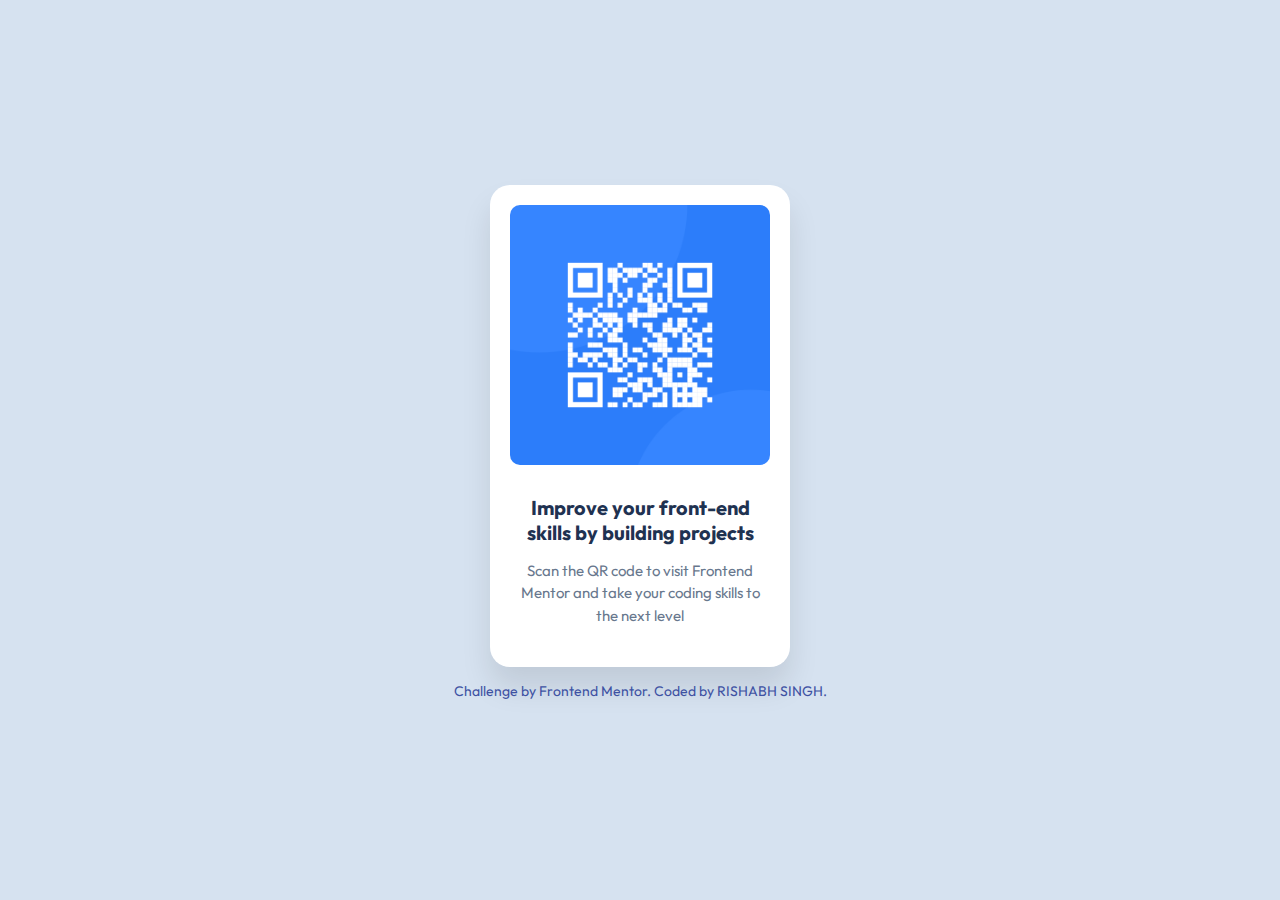
<file: PROJECTS/QR CODE/main/index.html>
<!DOCTYPE html>
<html lang="en">
<head>
  <meta charset="UTF-8">
  <meta name="viewport" content="width=device-width, initial-scale=1.0">
  <title>QR Code Component</title>

  <!-- Google Font -->
  <link rel="preconnect" href="https://fonts.googleapis.com">
  <link rel="preconnect" href="https://fonts.gstatic.com" crossorigin>
  <link href="https://fonts.googleapis.com/css2?family=Outfit:wght@400;700&display=swap" rel="stylesheet">

  <link rel="stylesheet" href="styles.css">
</head>
<body>

  <div class="panel">
    <div class="card">
      <div class="qr-area">
        
        <img src="image-qr-code.png" alt="QR Code" class="qr-img">
      </div>

      <div class="text-area">
        <h1 class="title">
          Improve your front-end skills by building projects
        </h1>
        <p class="desc">
          Scan the QR code to visit Frontend Mentor and take your coding skills to the next level
        </p>
      </div>
    </div>
  </div>

  <div class="attribution">
    Challenge by <a href="https://www.frontendmentor.io?ref=challenge" target="_blank">Frontend Mentor</a>. 
    Coded by <a href="#">RISHABH SINGH</a>.
  </div>

</body>
</html>
</file>
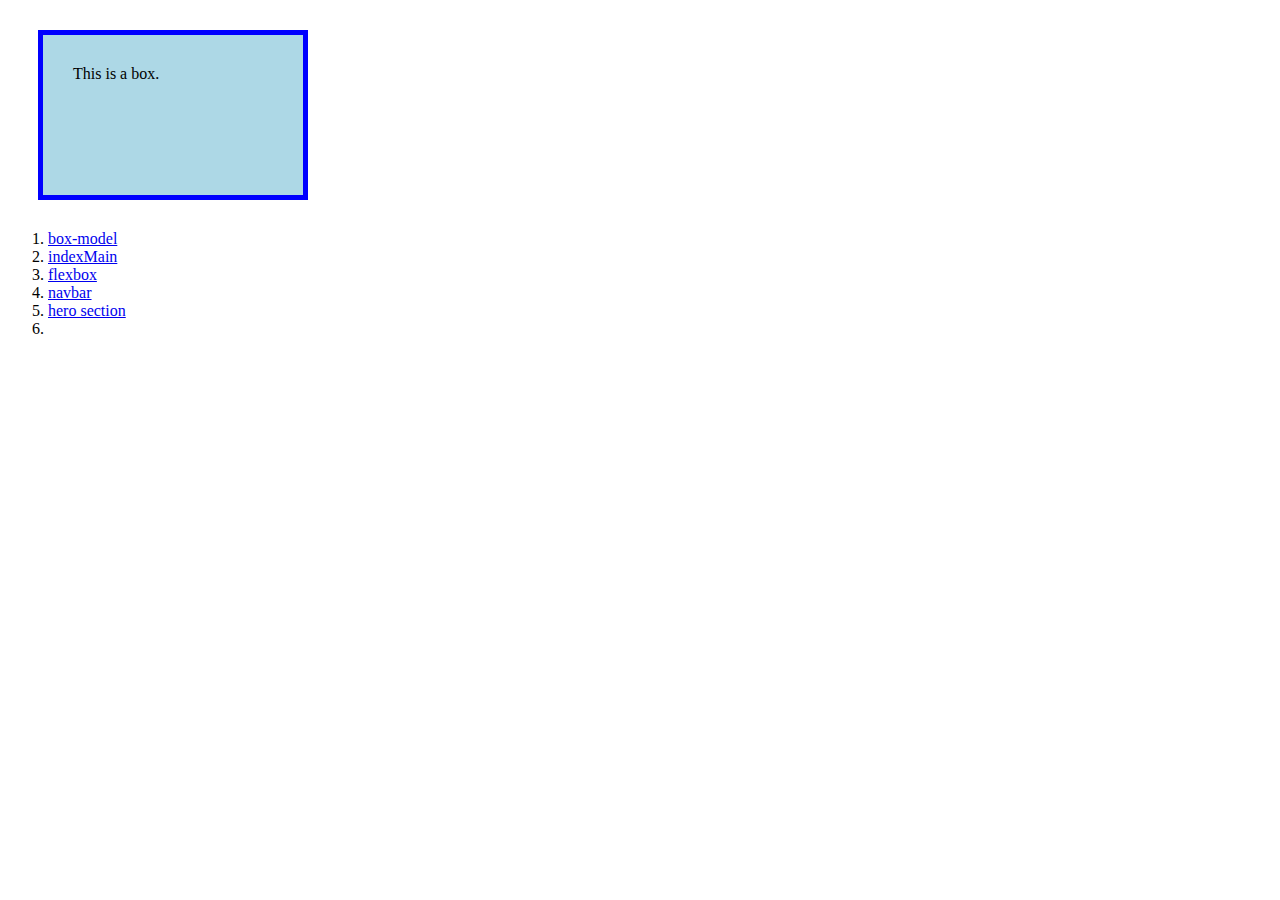
<file: frontend-training/box-model.html>
<!DOCTYPE html>
<html lang="en">
<head>
    <meta charset="UTF-8">
    <meta name="viewport" content="width=device-width, initial-scale=1.0">
    <title>Box Model Practice</title>
    <link rel="stylesheet" href="box-model.css">
</head>
<body>
    
<div class="box">This is a box.</div>


        <ol>
            <li> <a href="box-model.html" target="_blank">box-model</a> </li>
            <li> <a href="index.html" target="_blank">indexMain</a> </li>
            <li> <a href="flexbox.html" target="_blank">flexbox</a> </li>
            <li> <a href="navbar.html" target="_blank">navbar</a> </li>
            <li><a href="hero.html">hero section</a></li>
            <li></li>
        </ol>

</body>
</html>
</file>
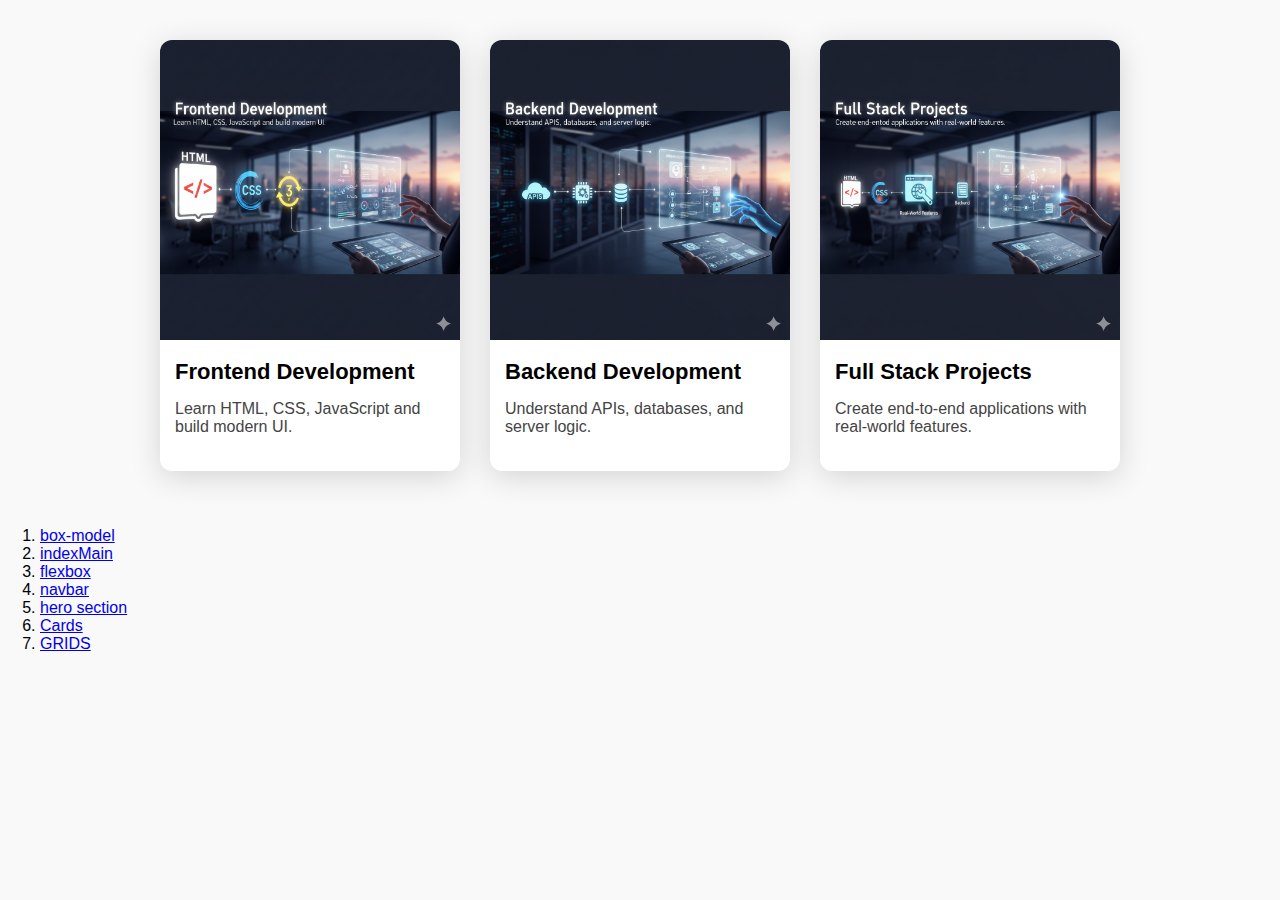
<file: frontend-training/card.html>
<!DOCTYPE html>
<html lang="en">
<head>
    <meta charset="UTF-8">
    <meta name="viewport" content="width=device-width, initial-scale=1.0">
    <title>Card Selection</title>
    <link rel="stylesheet" href="card.css">
</head>
<body>
        <section class="cards-section">

            <div class="card">
                <img src="./images/frontend.png" alt="Image 1">
                <h3>Frontend Development</h3>
                <p>Learn HTML, CSS, JavaScript and build modern UI.</p>
            </div>

            <div class="card">
                <img src="./images/bakend.png" alt="Image 2">
                <h3>Backend Development</h3>
                <p>Understand APIs, databases, and server logic.</p>
            </div>

            <div class="card">
                    <img src="./images/fullstck.png" alt="Image 3">
                    <h3>Full Stack Projects</h3>
                    <p>Create end-to-end applications with real-world features.</p>
            </div>

        </section>


        <section id = "pageSelection">
        <ol>
            <li> <a href="box-model.html" target="_blank">box-model</a> </li>
            <li> <a href="index.html" target="_blank">indexMain</a> </li>
            <li> <a href="flexbox.html" target="_blank">flexbox</a> </li>
            <li> <a href="navbar.html" target="_blank">navbar</a> </li>
            <li><a href="hero.html">hero section</a></li>
            <li><a href="card.html">Cards</a></li>
            <li><a href="createGrid.html">GRIDS</a></li>
        </ol>
    </section>
    
</body>
</html>
</file>
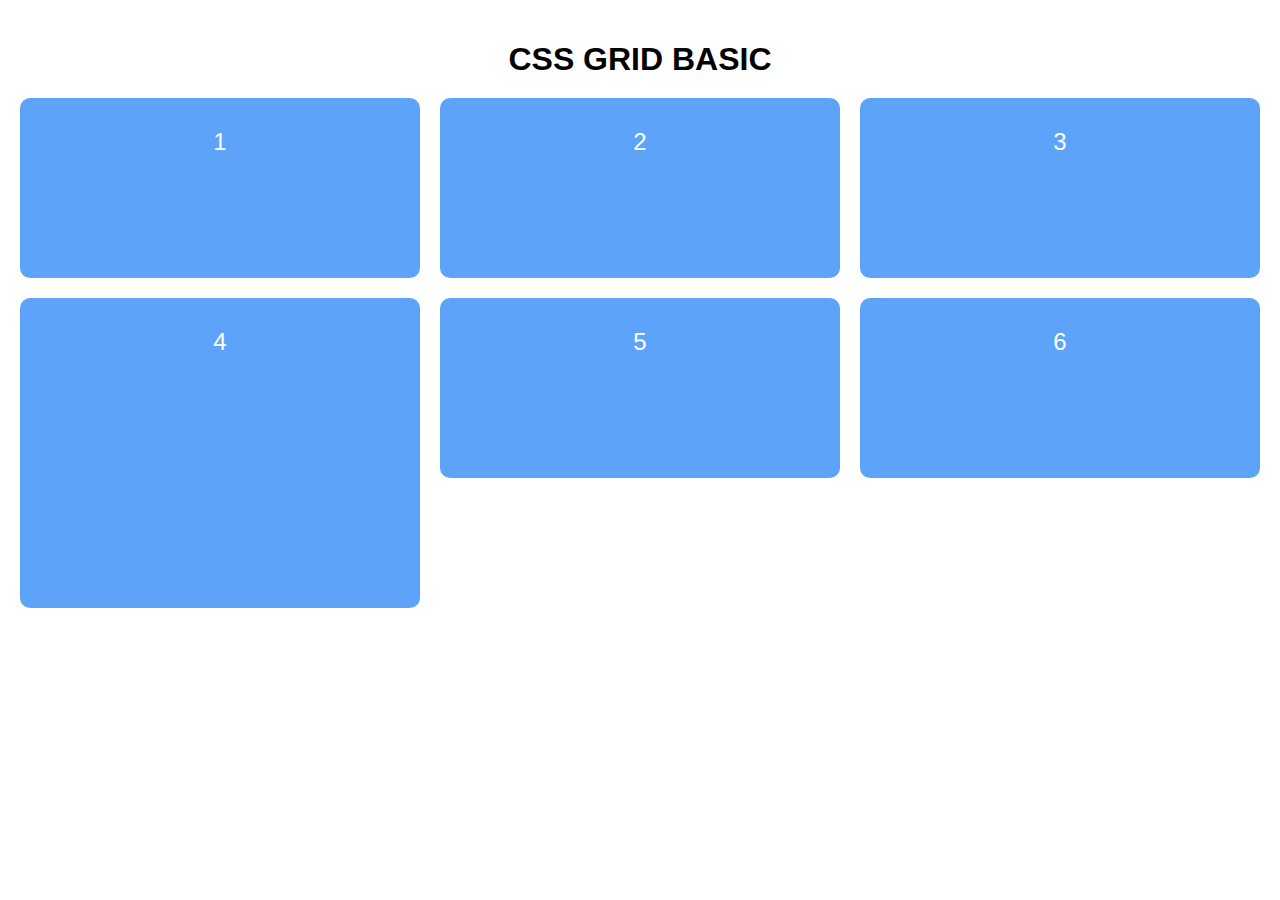
<file: frontend-training/createGrid.html>
<!DOCTYPE html>
<html lang="en">
<head>
    <meta charset="UTF-8">
    <meta name="viewport" content="width=device-width, initial-scale=1.0">
    <title>CSS GRID BASIC</title>
    <link rel="stylesheet" href="createGrid.css">
</head>
<body>

    <header class="grid">
        <h1>CSS GRID BASIC</h1>
    </header>

    <div class="grid-container">
        <div class="item">1</div>
        <div class="item">2</div>
        <div class="item">3</div>
        <div class="item">4</div>
        <div class="item">5</div>
        <div class="item">6</div>
    </div>

</body>
</html>
</file>
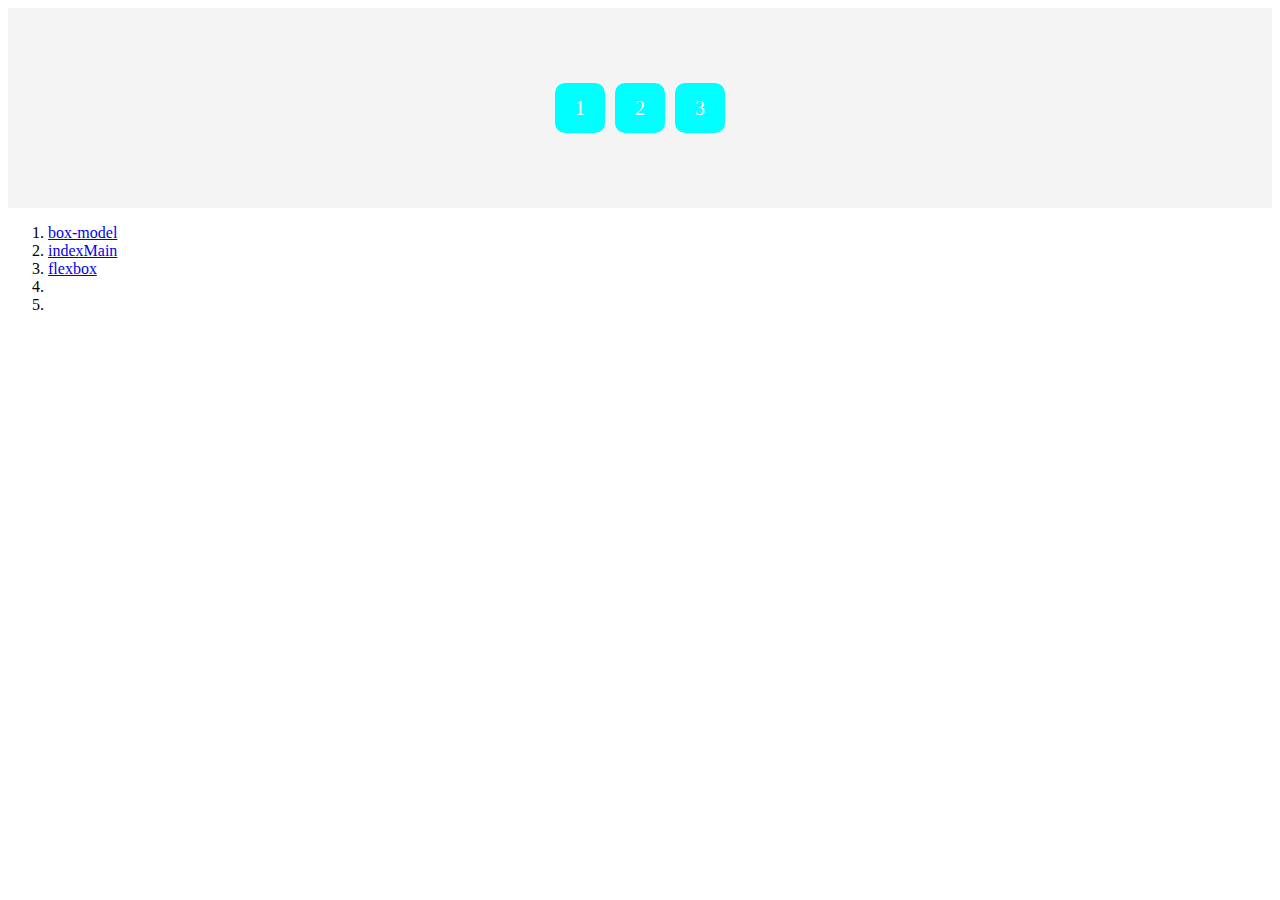
<file: frontend-training/flexbox.html>
<!DOCTYPE html>
<html lang="en">
<head>
    <meta charset="UTF-8">
    <meta name="viewport" content="width=device-width, initial-scale=1.0">
    <title>flexbox</title>
    <link rel="stylesheet" href="flexbox.css">
</head>
<body>

        <div class="container">
            <div class="box">1</div>
            <div class="box">2</div>
            <div class="box">3</div>
        </div>


        <Section id ="pageSelection"><ol>
           <li> <a href="box-model.html" target="_blank">box-model</a> </li>
            <li> <a href="index.html" target="_blank">indexMain</a> </li>
            <li> <a href="flexbox.html" target="_blank">flexbox</a> </li>
            <li></li>
            <li></li>
        </ol>
        </Section>
</body>
</html>
</file>
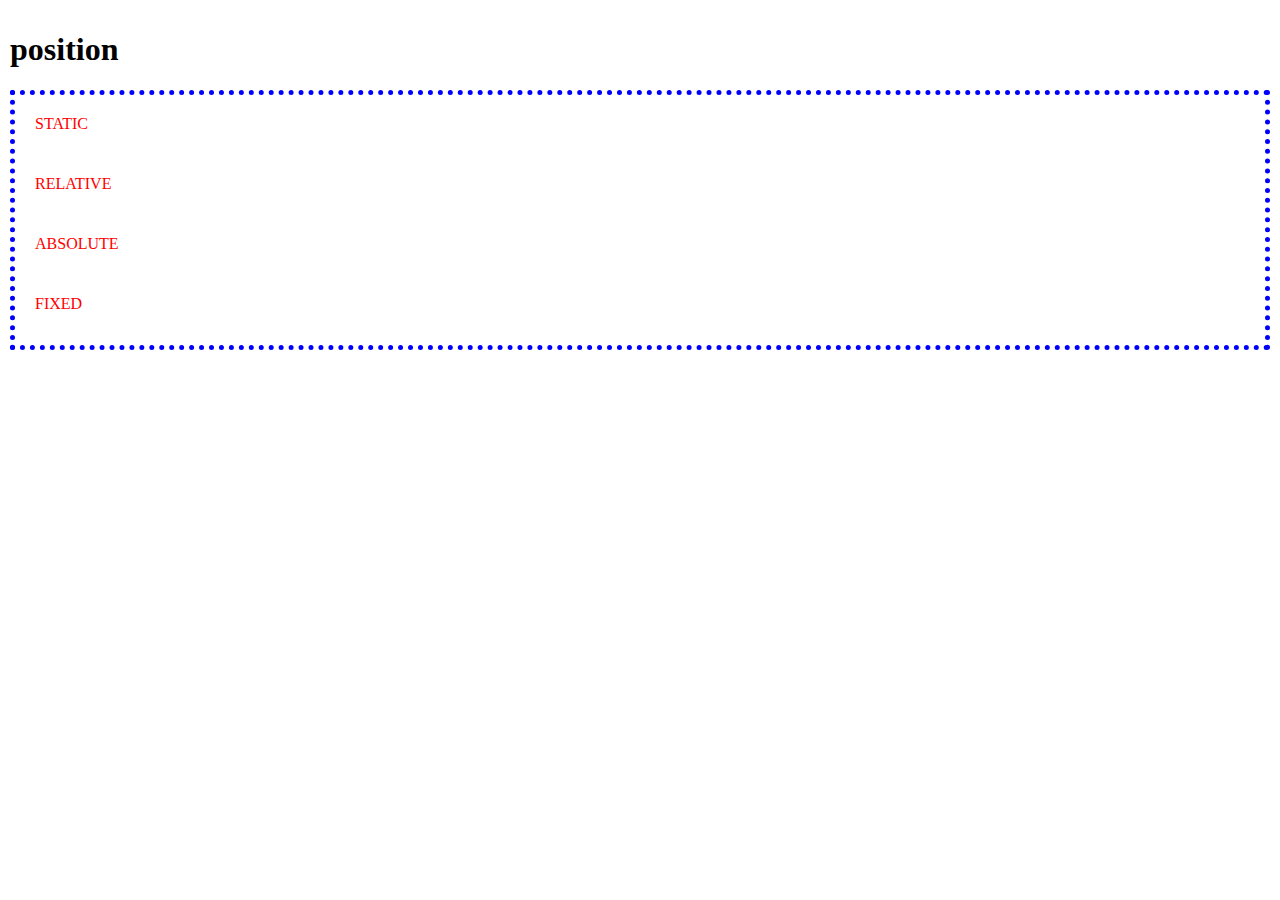
<file: frontend-training/posititon.html>
<!DOCTYPE html>
<html lang="en">
<head>
    <meta charset="UTF-8">
    <meta name="viewport" content="width=device-width, initial-scale=1.0">
    <title>Positioning</title>
    <link rel="stylesheet" href="position.css">
</head>
<body>
<header>
 <h1>position</h1>
</header>

<div class="box-wrapper">

    <div class="box static">STATIC</div>

    <div class="box relative">RELATIVE</div>

    <div class="box absolute">ABSOLUTE</div>

    <div class="box fixed">FIXED</div>

</div>

</body>
</html>
</file>
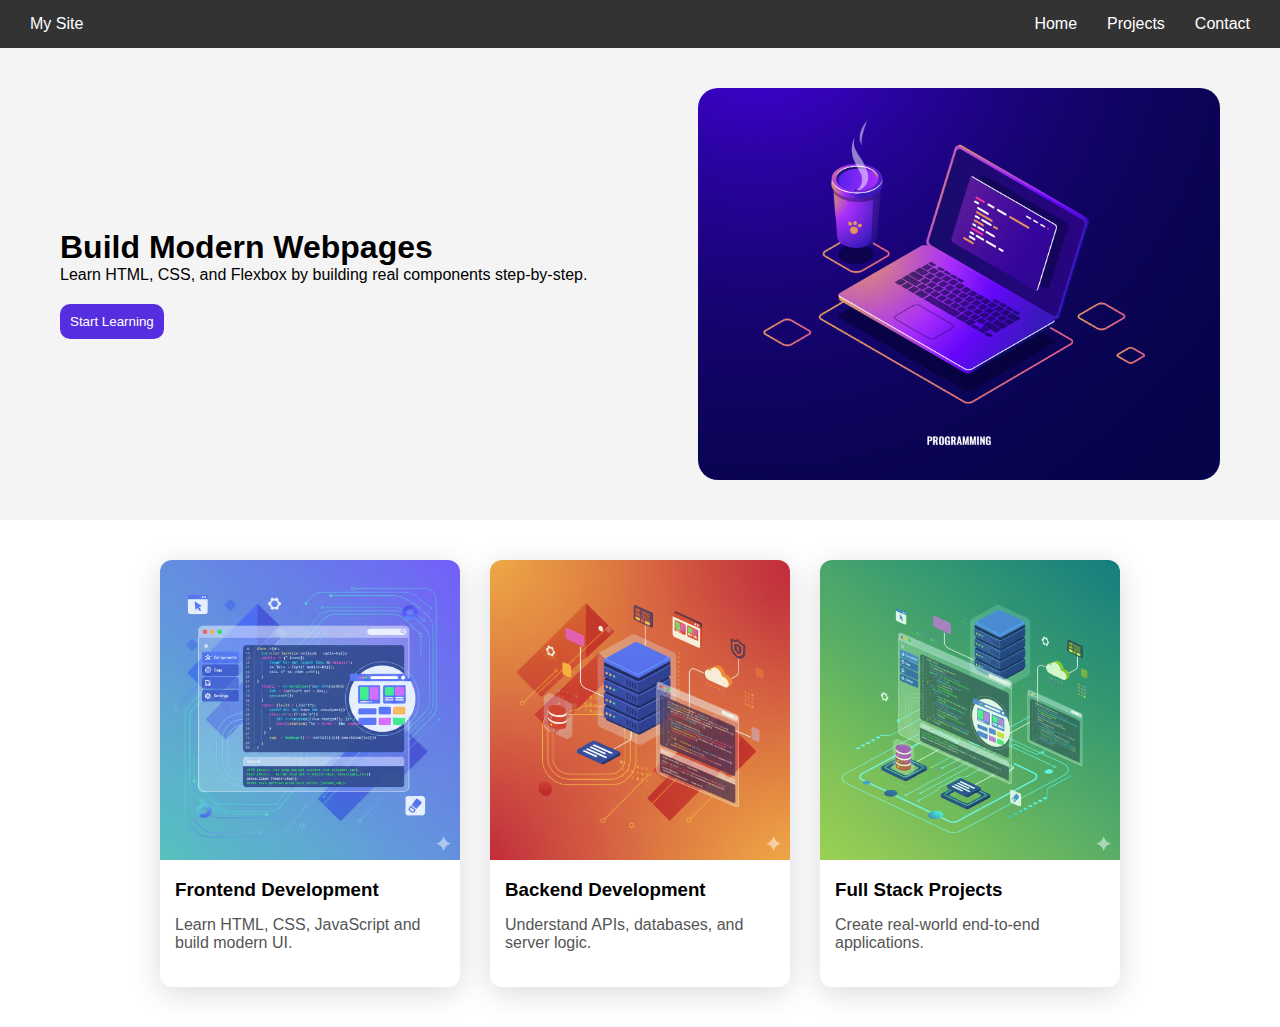
<file: Website/landing.html>
<!DOCTYPE html>
<html lang="en">
<head>
    <meta charset="UTF-8">
    <meta name="viewport" content="width=device-width, initial-scale=1.0">
    <title>First Landing Page</title>
    <link rel="stylesheet" href="landing.css">
</head>
<body>
    
    <!-- navbar -->
     <nav class="navbar">
        <div class="logo">
            My Site
        </div>

        <ul class="nav-links">
            <li><a href="#">Home</a></li>
            <li><a href="#">Projects</a></li>
            <li><a href="#">Contact</a></li>
        </ul>
     </nav>

     <!-- Hero Section -->

     <section class="hero">
        <div class="hero-text">
            <h1>Build Modern Webpages</h1>
            <p>Learn HTML, CSS, and Flexbox by building real components step-by-step.</p>
            <button>Start Learning</button>
        </div>

        <img src="./971.jpg" alt="Development image" class="hero-img">
     </section>

     <!-- Cards Section -->

     <section class="cards-selection">

        <div class="card">
            <img src="./FRONTEND.png" alt="frontend">
            <h3>Frontend Development</h3>
            <p>Learn HTML, CSS, JavaScript and build modern UI.</p>
        </div>

        <div class="card">
            <img src="./BACKEND.png" alt="backend">
            <h3>Backend Development</h3>
            <p>Understand APIs, databases, and server logic.</p>
        </div>

        <div class="card">
            <img src="./FULL STACK.png" alt="fullstack">
            <h3>Full Stack Projects</h3>
            <p>Create real-world end-to-end applications.</p>
        </div>

     </section>
    
</body>
</html>
</file>
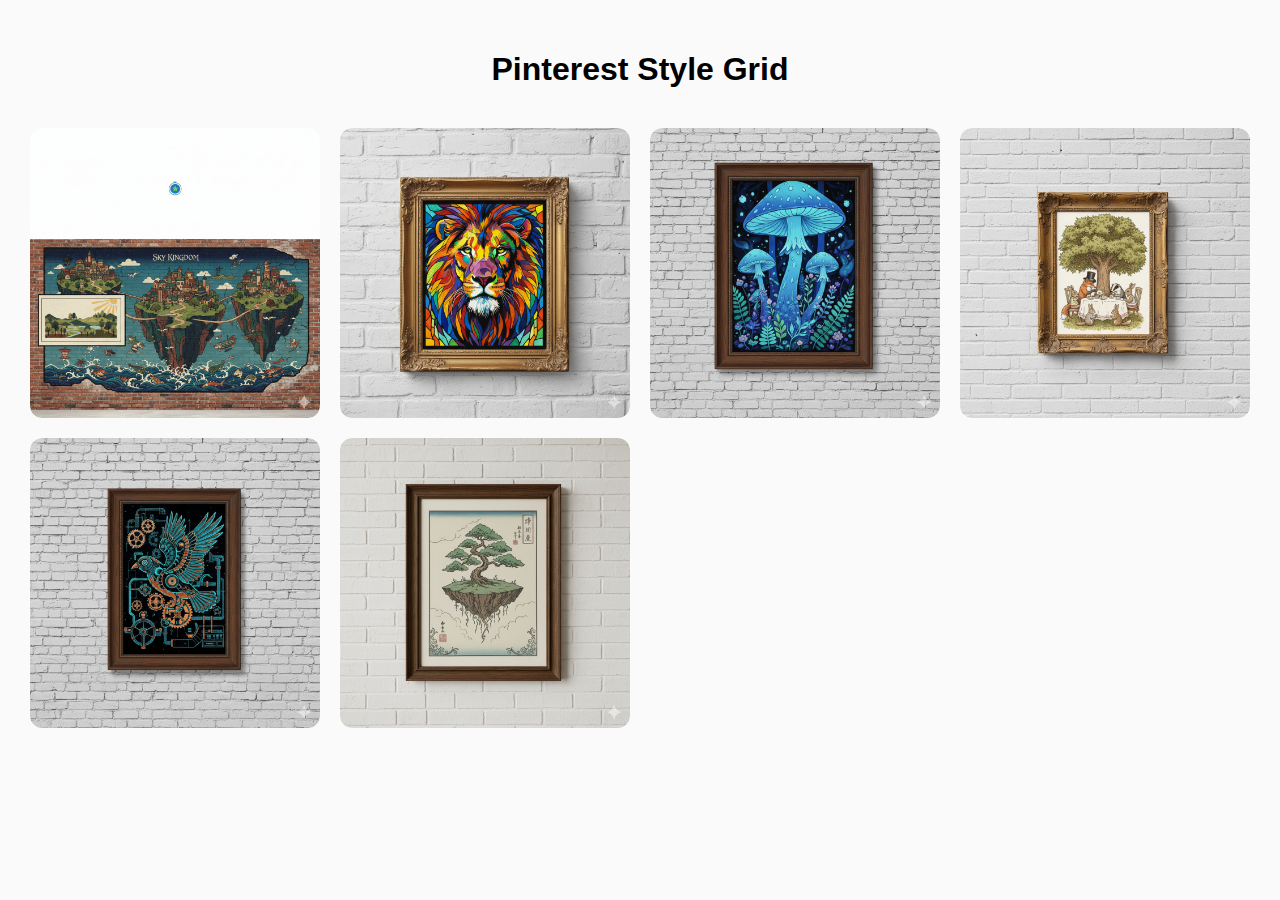
<file: Website/pinterest/pinterest.html>
<!DOCTYPE html>
<html lang="en">
<head>
    <meta charset="UTF-8">
    <meta name="viewport" content="width=device-width, initial-scale=1.0">
    <title>Pinterest Grid</title>
    <link rel="stylesheet" href="pinterest.css">
</head>
<body>

    <header>
        <h1 class="title">Pinterest Style Grid</h1>
    </header>

    <div class="masonry">
    <div class="card"><img src="1.png" alt=""></div>
    <div class="card"><img src="2.png" alt=""></div>
    <div class="card"><img src="3.png" alt=""></div>
    <div class="card"><img src="4.png" alt=""></div>
    <div class="card"><img src="5.png" alt=""></div>
    <div class="card"><img src="6.png" alt=""></div>
</div>



    
</body>
</html>
</file>
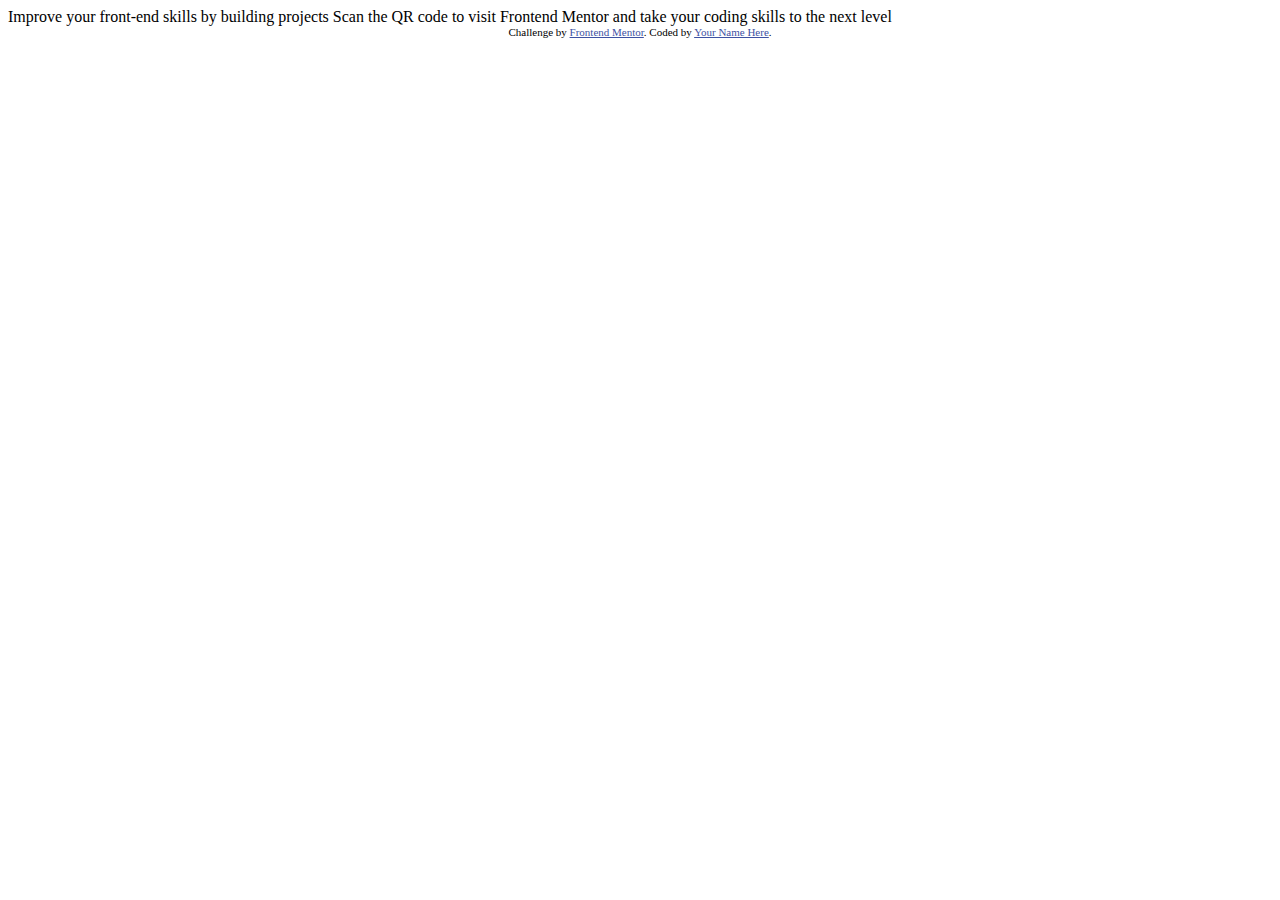
<file: PROJECTS/QR CODE/main/index copy.html>
<!DOCTYPE html>
<html lang="en">
<head>
  <meta charset="UTF-8">
  <meta name="viewport" content="width=device-width, initial-scale=1.0"> <!-- displays site properly based on user's device -->

  <link rel="icon" type="image/png" sizes="32x32" href="./images/favicon-32x32.png">
  
  <title>Frontend Mentor | QR code component</title>

  <!-- Feel free to remove these styles or customise in your own stylesheet 👍 -->
  <style>
    .attribution { font-size: 11px; text-align: center; }
    .attribution a { color: hsl(228, 45%, 44%); }
  </style>
</head>
<body>

  Improve your front-end skills by building projects

  Scan the QR code to visit Frontend Mentor and take your coding skills to the next level
  
  <div class="attribution">
    Challenge by <a href="https://www.frontendmentor.io?ref=challenge" target="_blank">Frontend Mentor</a>. 
    Coded by <a href="#">Your Name Here</a>.
  </div>
</body>
</html>
</file>
<file: PROJECTS/QR CODE/main/styles.css>
body {
  min-height: 100vh;
  margin: 0;
  display: flex;
  flex-direction: column;   
  align-items: center;
  justify-content: center;
  background-color: hsl(212, 45%, 89%);
  font-family: 'Outfit', sans-serif;
}


.panel {
  display: flex;
  align-items: center;
  justify-content: center;
}

/* CARD */
.card {
  max-width: 300px;
  background-color: hsl(0, 0%, 100%); /* White */
  border-radius: 20px;
  overflow: hidden;
  box-shadow: 0 20px 30px rgba(0, 0, 0, 0.1);
}

.qr-area {
  /* background-color: hsl(216, 44%, 55%); */
  padding: 20px;
  display: flex;
  align-items: center;
  justify-content: center;
  padding-bottom: 20px;
}

.qr-img {
  width: 100%;
  max-width: 270px;
  border-radius: 10px;
}

/* TEXT AREA */
.text-area {
  padding: 20px ;
  text-align: center;
  padding-top: 10px;
}

.title {
  font-size: 1.25rem;
  font-weight: 700;
  color: hsl(218, 44%, 22%); 
  margin: 0 0 15px;
}

.desc {
  font-size: 15px;
  font-weight: 400;
  color: hsl(216, 15%, 48%); 
  margin: 0px;
  line-height: 1.5;
  padding-bottom: 20px;
}

.attribution {
  
  padding: 15px;        
  font-size: 14px;
  text-align: center;
  color: hsl(228, 45%, 44%);
  
}

.attribution a {
  color: hsl(228, 45%, 44%); text-decoration: none; 
}




@media (min-width: 1440px) {
  .card {
    width: 300px;       
  }

  .qr-img {
    max-width: 270px;    
  }

  .title {
    font-size: 1.25rem;  
  }

  .desc {
    font-size: 15px;     
  }

  .attribution {
    font-size: 14px;
  }
}


/* ------ ACCESSIBILITY RANGE: 320px ------ */
@media (max-width: 320px) {
  .card {
    width: 95%;
  }

  .title {
    font-size: 1rem;
  }

  .desc {
    font-size: 13px;
  }
}
</file>
<file: frontend-training/box-model.css>
.box {
  width: 200px;
  height: 100px;
  background-color: lightblue;

  padding: 30px;
  margin: 30px;
  border: 5px solid blue;
}
</file>
<file: frontend-training/card.css>
body {
  margin: 0;
  font-family: Arial, sans-serif;
  background-color: #f9f9f9;
}


.cards-section{
display:flex;
justify-content: center;
align-items: flex-start;
gap:30px;
padding:40px;
}

.card{
    width: 300px;
    background: white;
    border-radius: 12px;
    box-shadow: 0 6px 30px rgba(0,0,0,0.15);
    padding-bottom: 20px;
}

.card img {
  width: 100%;
  border-radius: 12px 12px 0 0;
}

.card h3 {
  margin: 15px;
  font-size: 22px;
}

.card p {
  margin: 0 15px 15px;
  font-size: 16px;
  color: #444;
}

/* Responsive for Mobile */
@media (max-width: 600px) {
  .cards-section {
    flex-direction: column;
    align-items: center;
  }

  .card {
    width: 90%;
  }
}
</file>
<file: frontend-training/createGrid.css>
body {
  margin: 0;
  font-family: Arial, sans-serif;
  padding: 20px;
}

h1 {
  text-align: center;
  margin-bottom: 20px;
}

.grid-container {
  display: grid;                /* activates grid layout */
  grid-template-columns: repeat(3, 1fr); 

    /* repeat(3, ...) means → create 3 columns
    1fr means → each column takes equal flexible space
    (fr = “fraction unit”) */
  gap: 20px;
}

.item {
  background-color: #5da3fa;
  color: white;
  padding: 30px;
  font-size: 24px;
  text-align: center;
  border-radius: 10px;
  height: 120px;
}

.item:nth-child(4) {
  height: 250px;
}
</file>
<file: frontend-training/flexbox.css>
.container{
    height: 200px;
    background-color: #f4f4f4;

    display:flex;
    align-items: center;
    justify-content: center;
    /* justify-content: flex-start;
justify-content: flex-end;
justify-content: space-between;
justify-content: space-around;
justify-content: space-evenly; */

    gap: 10px;
}

.box{
    height: 50px;
    width: 50px;
    background: aqua;
    color: white;
    display: flex;
    justify-content:center;
    align-items: center;
    font-size: 20px;
    border-radius: 10px;


}
</file>
<file: frontend-training/position.css>
body{
    margin: 0;
    padding: 10px;


}

.box-wrapper{
    border: 5px;
    border-color: blue;
    border-style: dotted;
    width: auto;
    color:red;
    height: 250px;
    position: relative;
}

.box{
    height: 30px;
    width: 30px;
    text-align: center;
    margin :10px;
    padding: 10px;

}

.relative{
    top:20px;
    right:20x
}

.absolute{
    top:20px;
    right:20x
}

.fixed{
    bottom: 20px;
    right: 20px;

}
</file>
<file: Website/landing.css>
*{
    margin: 0;
    padding: 0;
    font-family: Arial, sans-serif;
}

/* Navbar */
.navbar{
    display: flex;
    align-items: center;
    justify-content: space-between;

    padding: 15px 30px;
    background-color: #333;
    color: white;
}

.nav-links{
    display: flex;
    list-style: none;
    align-items: center;
    gap:30px;
}

.nav-links a {
    color: white;
    text-decoration: none;
}

.nav-links a:hover {
    color: rgb(61, 177, 219);
}



/* hero */

.hero{
    display: flex;
    align-items: center;
    justify-content: space-between;

    padding: 40px 60px;
    background-color: #f4f4f4;
}

.hero-text{
    width: 50%;
}

.hero-img {
    width: 45%;
    border-radius: 20px;
}

.hero-text button{
    margin: 20px 10px 0 0;
    padding: 10px;
    background-color: rgb(87, 46, 223);
    color:white;
    border: 0px;
    border-radius: 10px;
    cursor:pointer;
}

.hero-text button:hover{
    background-color: orangered;
}

/* Cards Section */
.cards-selection {
    display: flex;
    justify-content: center;
    gap: 30px;
    padding: 40px;
}

.card{
    width:300px;
    background: white;
    border-radius: 12px;
    padding-bottom: 20px;
    box-shadow: 0 6px 30px rgba(0,0,0,0.15);
}

.card img{
    width :100%;
    border-radius: 12px 12px 0 0;
}

.card h3 {
    margin: 15px;
}

.card p{
    margin: 0 15px 15px;
    color: #555;
}

/* Responsive */
@media (max-width: 600px) {
    .hero {
        flex-direction: column;
        text-align : center;
    }

    .hero-img {
        width: 70%;
        margin-top: 20px;
    }

    .cards-section {
        flex-direction: column;
        align-items: center;
    }

    .card {
        width: 80%;
    }
}
</file>
<file: Website/pinterest/pinterest.css>
body {
  margin: 0;
  font-family: Arial, sans-serif;
  padding: 30px;
  background: #fafafa;
}

.title {
  text-align: center;
  margin-bottom: 40px;
}

.masonry{
    display: grid;
    grid-template-columns: repeat(auto-fill, minmax(250px,1fr));
    gap:20px
}

.card{
      border-radius: 12px;
    overflow: hidden;
}
.card img {
  width: 100%;
  border-radius: 12px;
  display: block; 
}
</file>
